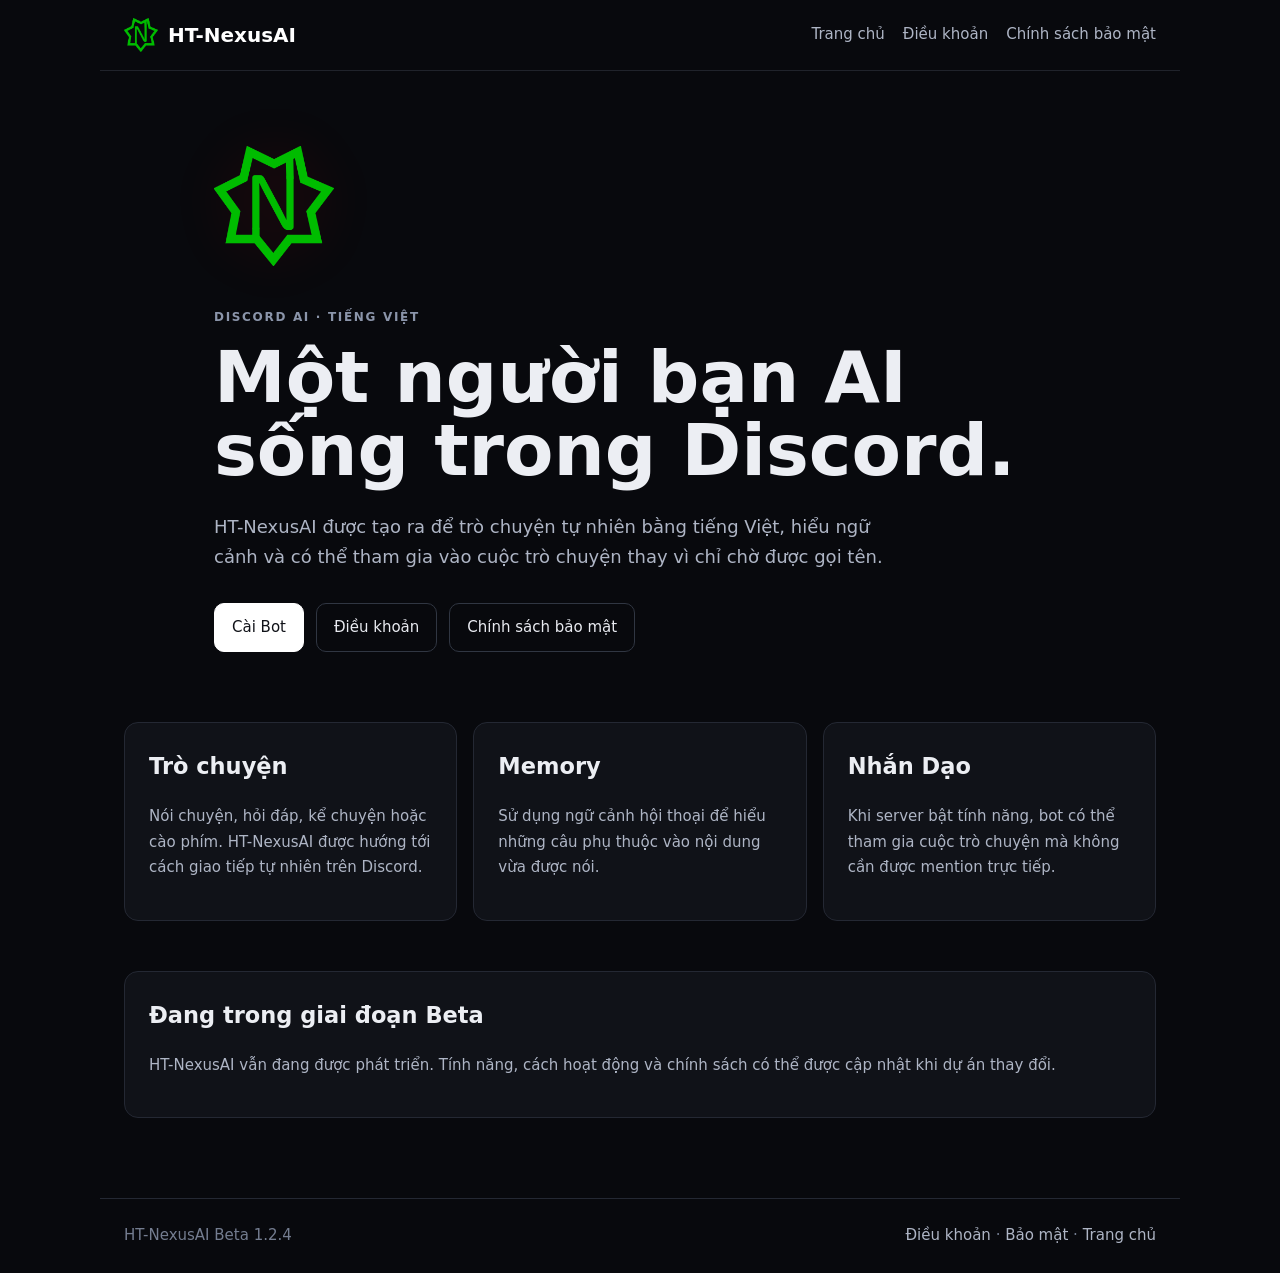
<file: index.html>
<!DOCTYPE html>
<html lang="vi">
<head>
  <meta charset="UTF-8">
  <meta name="viewport" content="width=device-width, initial-scale=1.0">
  <meta name="description" content="HT-NexusAI - Một người bạn AI nói tiếng Việt trên Discord.">
  <title>HT-NexusAI | AI tiếng Việt trên Discord</title>
  <link rel="stylesheet" href="assets/css/style.css">
  <link rel="icon" type="image/png" href="assets/images/logo.png">
</head>
<body>
  <header class="site-header">
    <a class="brand" href="index.html"><img src="assets/images/logo.png" alt="HT-NexusAI logo"><span>HT-NexusAI</span></a>
    <nav>
      <a href="index.html">Trang chủ</a>
      <a href="terms.html">Điều khoản</a>
      <a href="privacy.html">Chính sách bảo mật</a>
    </nav>
  </header>

  <main>
    <section class="hero">
      <img class="hero-logo" src="assets/images/logo.png" alt="HT-NexusAI logo">
      <p class="eyebrow">DISCORD AI · TIẾNG VIỆT</p>
      <h1>Một người bạn AI sống trong Discord.</h1>
      <p class="lead">HT-NexusAI được tạo ra để trò chuyện tự nhiên bằng tiếng Việt, hiểu ngữ cảnh và có thể tham gia vào cuộc trò chuyện thay vì chỉ chờ được gọi tên.</p>
      <div class="actions">
        <a class="button primary" href="https://discord.com/oauth2/authorize?client_id=1538724205028311070&permissions=8&response_type=code&redirect_uri=https%3A%2F%2Fht-nexusai.vercel.app%2Ffinish.html&integration_type=0&scope=bot+guilds+applications.commands" target="_blank" rel="noopener">Cài Bot</a>
        <a class="button" href="terms.html">Điều khoản</a>
        <a class="button" href="privacy.html">Chính sách bảo mật</a>
      </div>
    </section>

    <section class="grid">
      <article class="card"><h2>Trò chuyện</h2><p>Nói chuyện, hỏi đáp, kể chuyện hoặc cào phím. HT-NexusAI được hướng tới cách giao tiếp tự nhiên trên Discord.</p></article>
      <article class="card"><h2>Memory</h2><p>Sử dụng ngữ cảnh hội thoại để hiểu những câu phụ thuộc vào nội dung vừa được nói.</p></article>
      <article class="card"><h2>Nhắn Dạo</h2><p>Khi server bật tính năng, bot có thể tham gia cuộc trò chuyện mà không cần được mention trực tiếp.</p></article>
    </section>

    <section class="notice">
      <h2>Đang trong giai đoạn Beta</h2>
      <p>HT-NexusAI vẫn đang được phát triển. Tính năng, cách hoạt động và chính sách có thể được cập nhật khi dự án thay đổi.</p>
    </section>
  </main>

  <footer>
    <span>HT-NexusAI Beta 1.2.4</span>
    <span><a href="terms.html">Điều khoản</a> · <a href="privacy.html">Bảo mật</a> · <a href="index.html">Trang chủ</a></span>
  </footer>
  <script src="assets/js/main.js"></script>
</body>
</html>
</file>
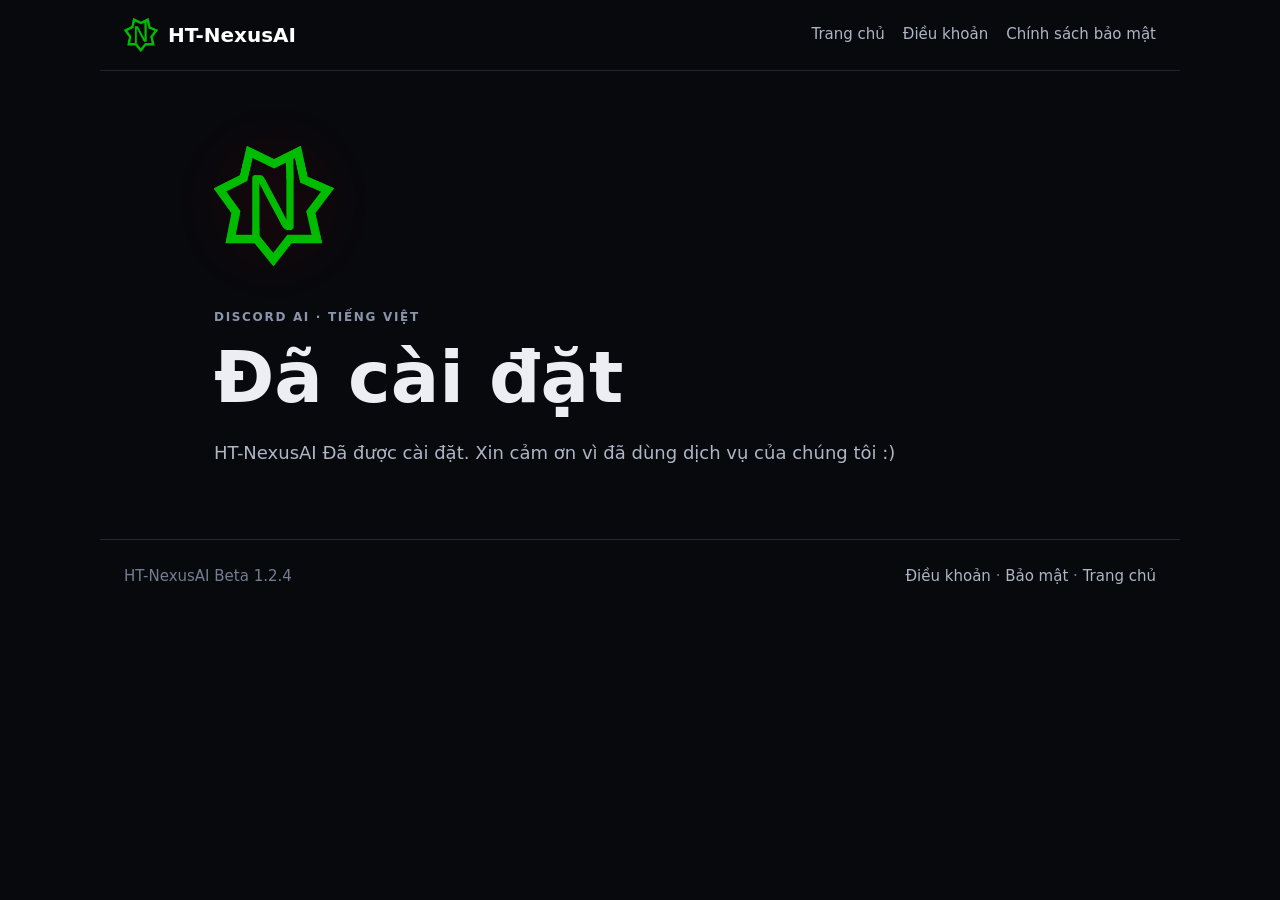
<file: finish.html>
<!DOCTYPE html>
<html lang="vi">
<head>
  <meta charset="UTF-8">
  <meta name="viewport" content="width=device-width, initial-scale=1.0">
  <meta name="description" content="HT-NexusAI - Một người bạn AI nói tiếng Việt trên Discord.">
  <title>Finish | HT-NexusAI</title>
  <link rel="stylesheet" href="assets/css/style.css">
  <link rel="icon" type="image/png" href="assets/images/logo.png">
</head>
<body>
  <header class="site-header">
    <a class="brand" href="index.html"><img src="assets/images/logo.png" alt="HT-NexusAI logo"><span>HT-NexusAI</span></a>
    <nav>
      <a href="index.html">Trang chủ</a>
      <a href="terms.html">Điều khoản</a>
      <a href="privacy.html">Chính sách bảo mật</a>
    </nav>
  </header>

  <main>
    <section class="hero">
      <img class="hero-logo" src="assets/images/logo.png" alt="HT-NexusAI logo">
      <p class="eyebrow">DISCORD AI · TIẾNG VIỆT</p>
      <h1>Đã cài đặt</h1>
      <p class="lead">HT-NexusAI Đã được cài đặt. Xin cảm ơn vì đã dùng dịch vụ của chúng tôi :)</p>
    </section>

  <footer>
    <span>HT-NexusAI Beta 1.2.4</span>
    <span><a href="terms.html">Điều khoản</a> · <a href="privacy.html">Bảo mật</a> · <a href="index.html">Trang chủ</a></span>
  </footer>
  <script src="assets/js/main.js"></script>
</body>
</html>
</file>
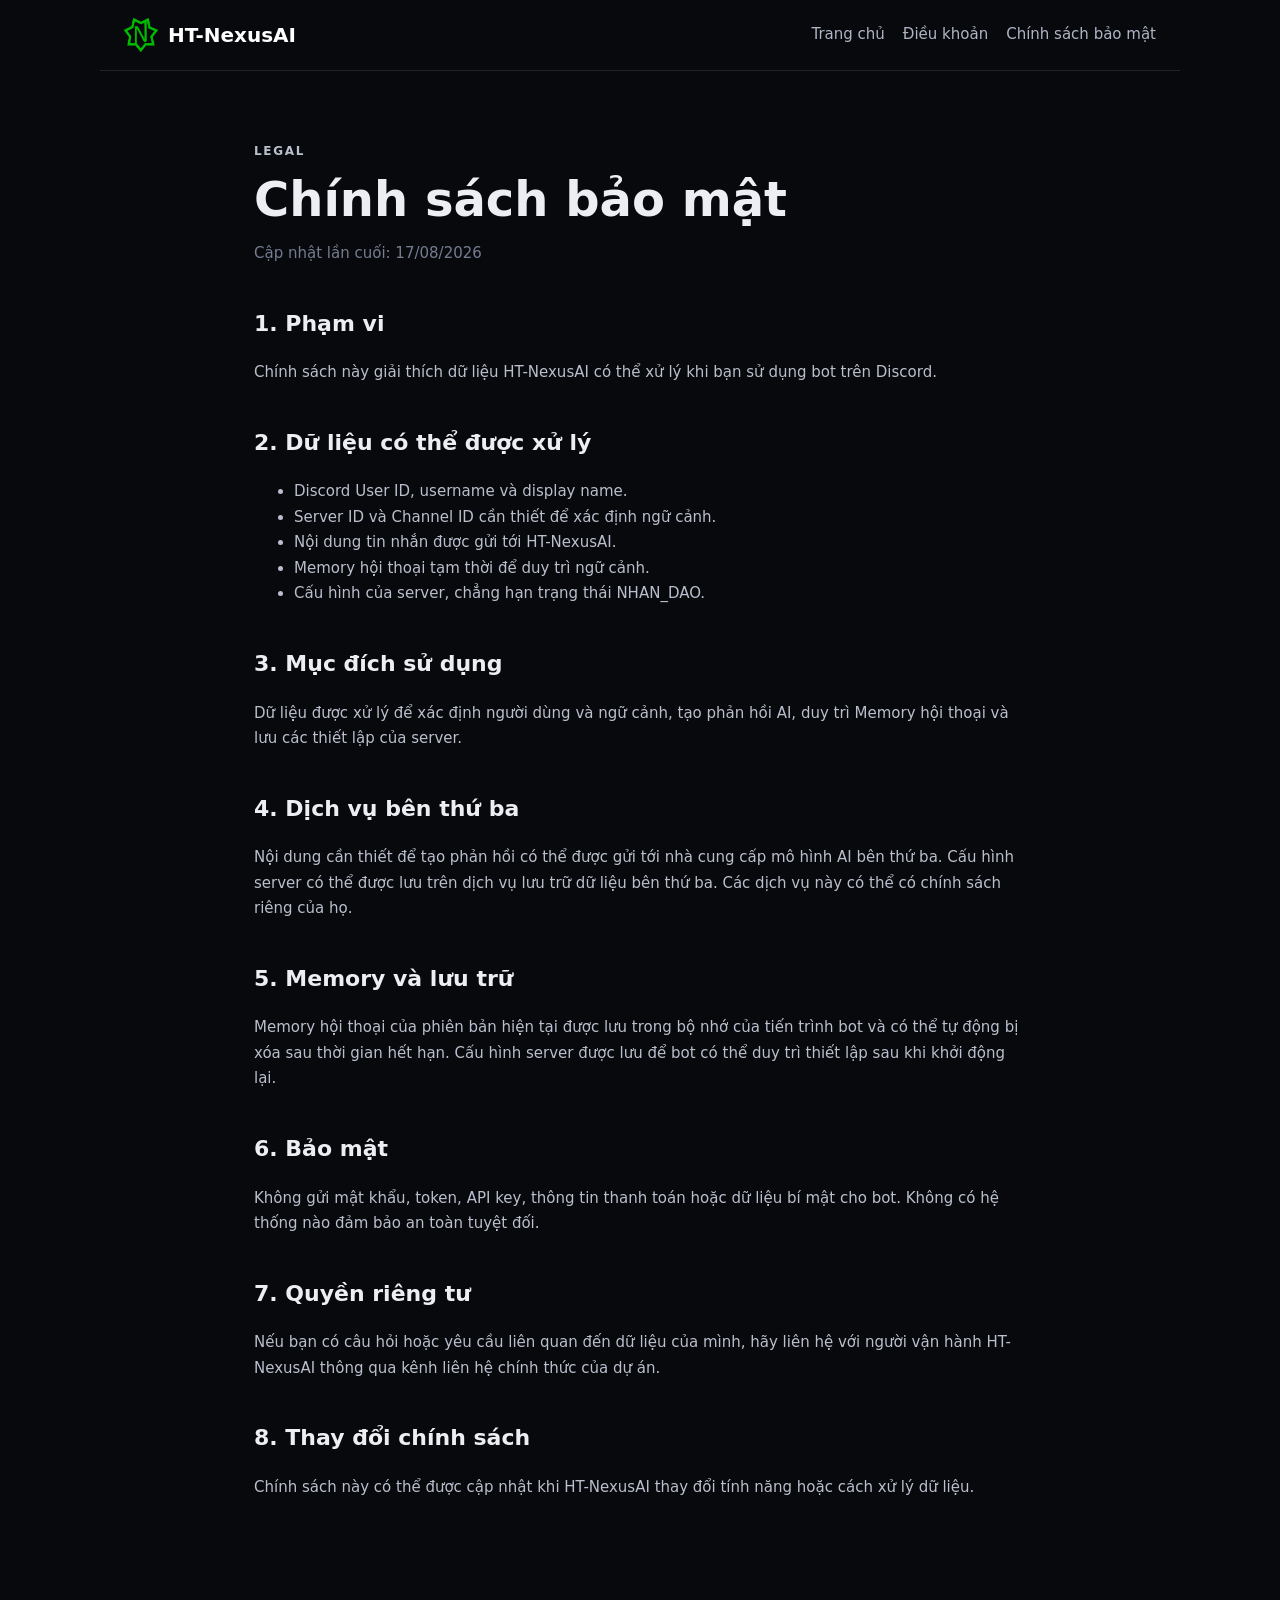
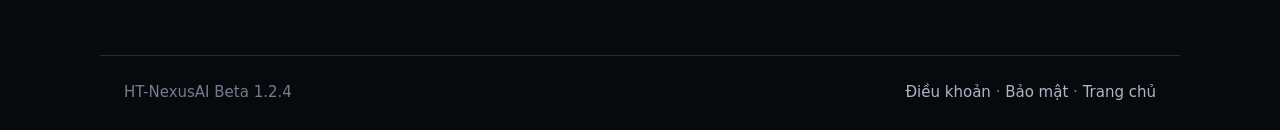
<file: privacy.html>
<!DOCTYPE html>
<html lang="vi">
<head>
  <meta charset="UTF-8">
  <meta name="viewport" content="width=device-width, initial-scale=1.0">
  <meta name="description" content="Chính sách bảo mật của HT-NexusAI.">
  <title>Chính sách bảo mật | HT-NexusAI</title>
  <link rel="stylesheet" href="assets/css/style.css">
  <link rel="icon" type="image/png" href="assets/images/logo.png">
</head>
<body>
  <header class="site-header">
    <a class="brand" href="index.html"><img src="assets/images/logo.png" alt="HT-NexusAI logo"><span>HT-NexusAI</span></a>
    <nav><a href="index.html">Trang chủ</a><a href="terms.html">Điều khoản</a><a href="privacy.html">Chính sách bảo mật</a></nav>
  </header>
  <main class="document">
    <p class="eyebrow">LEGAL</p>
    <h1>Chính sách bảo mật</h1>
    <p class="muted">Cập nhật lần cuối: 17/08/2026</p>

    <h2>1. Phạm vi</h2>
    <p>Chính sách này giải thích dữ liệu HT-NexusAI có thể xử lý khi bạn sử dụng bot trên Discord.</p>

    <h2>2. Dữ liệu có thể được xử lý</h2>
    <ul>
      <li>Discord User ID, username và display name.</li>
      <li>Server ID và Channel ID cần thiết để xác định ngữ cảnh.</li>
      <li>Nội dung tin nhắn được gửi tới HT-NexusAI.</li>
      <li>Memory hội thoại tạm thời để duy trì ngữ cảnh.</li>
      <li>Cấu hình của server, chẳng hạn trạng thái NHAN_DAO.</li>
    </ul>

    <h2>3. Mục đích sử dụng</h2>
    <p>Dữ liệu được xử lý để xác định người dùng và ngữ cảnh, tạo phản hồi AI, duy trì Memory hội thoại và lưu các thiết lập của server.</p>

    <h2>4. Dịch vụ bên thứ ba</h2>
    <p>Nội dung cần thiết để tạo phản hồi có thể được gửi tới nhà cung cấp mô hình AI bên thứ ba. Cấu hình server có thể được lưu trên dịch vụ lưu trữ dữ liệu bên thứ ba. Các dịch vụ này có thể có chính sách riêng của họ.</p>

    <h2>5. Memory và lưu trữ</h2>
    <p>Memory hội thoại của phiên bản hiện tại được lưu trong bộ nhớ của tiến trình bot và có thể tự động bị xóa sau thời gian hết hạn. Cấu hình server được lưu để bot có thể duy trì thiết lập sau khi khởi động lại.</p>

    <h2>6. Bảo mật</h2>
    <p>Không gửi mật khẩu, token, API key, thông tin thanh toán hoặc dữ liệu bí mật cho bot. Không có hệ thống nào đảm bảo an toàn tuyệt đối.</p>

    <h2>7. Quyền riêng tư</h2>
    <p>Nếu bạn có câu hỏi hoặc yêu cầu liên quan đến dữ liệu của mình, hãy liên hệ với người vận hành HT-NexusAI thông qua kênh liên hệ chính thức của dự án.</p>

    <h2>8. Thay đổi chính sách</h2>
    <p>Chính sách này có thể được cập nhật khi HT-NexusAI thay đổi tính năng hoặc cách xử lý dữ liệu.</p>
  </main>
    <footer>
    <span>HT-NexusAI Beta 1.2.4</span>
    <span><a href="terms.html">Điều khoản</a> · <a href="privacy.html">Bảo mật</a> · <a href="index.html">Trang chủ</a></span>
  </footer>
</body>
</html>
</file>
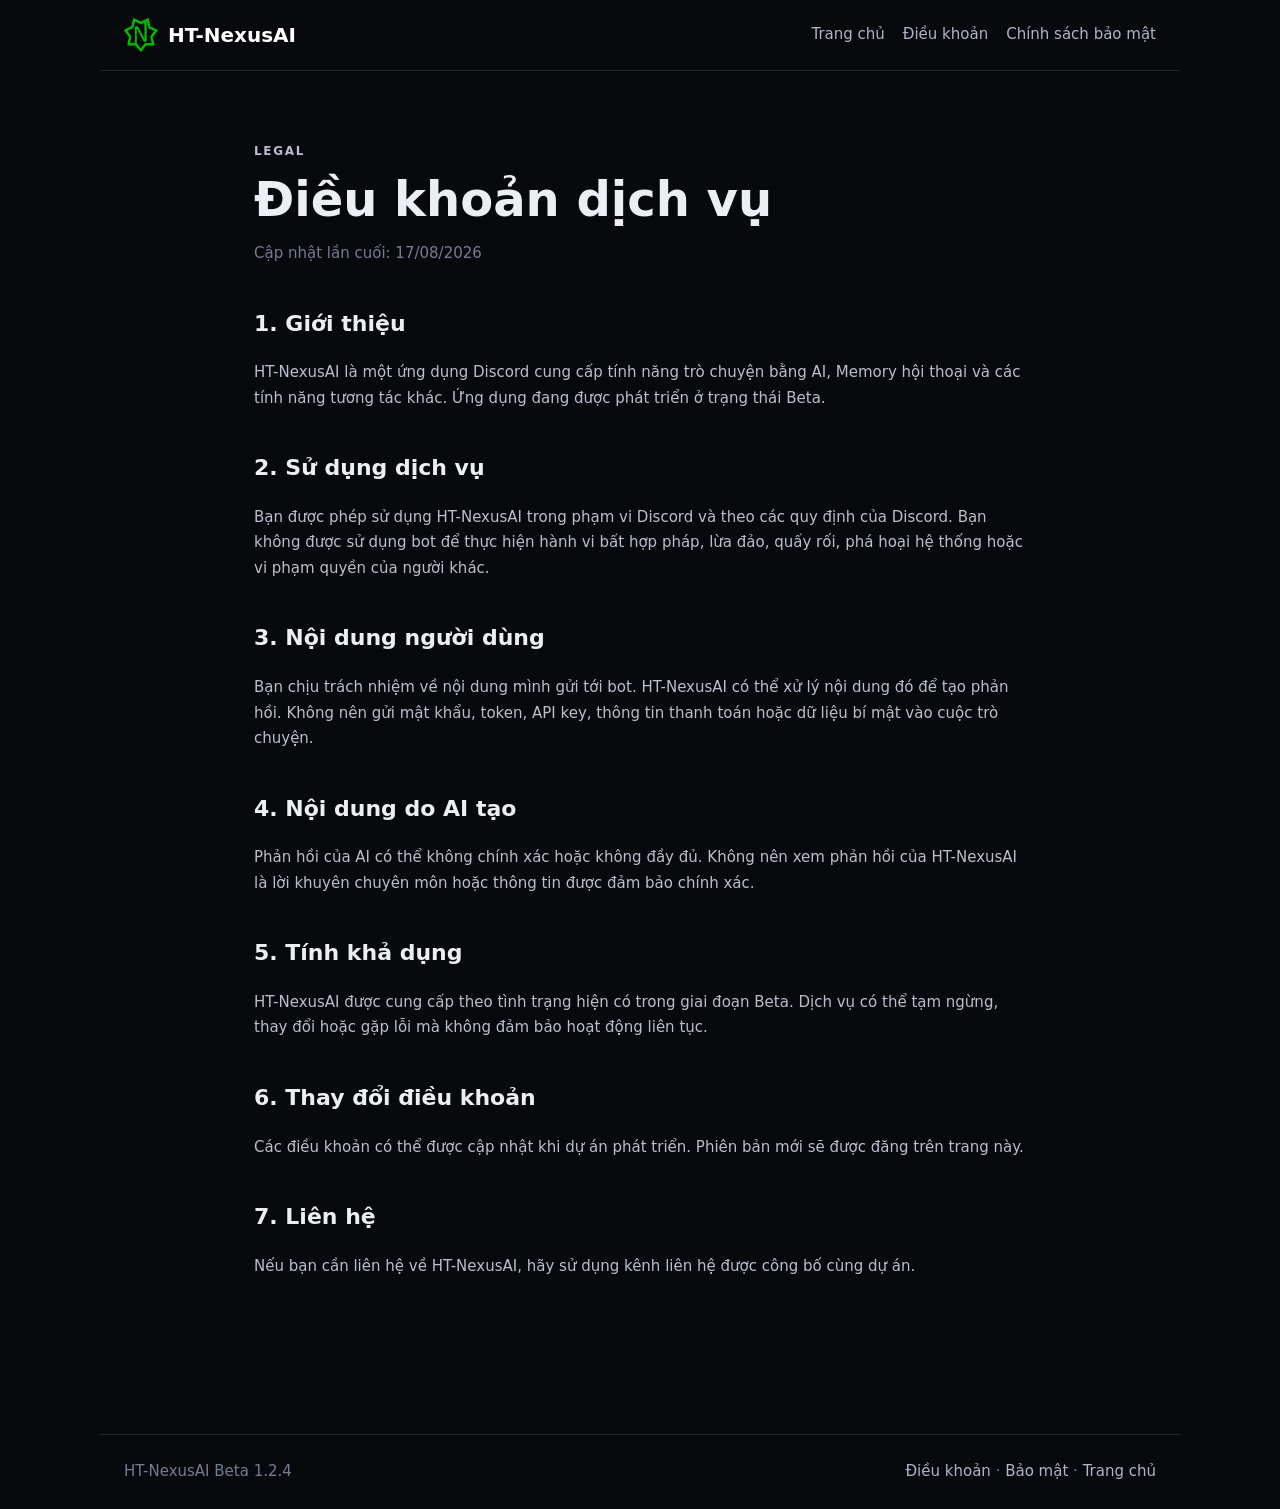
<file: terms.html>
<!DOCTYPE html>
<html lang="vi">
<head>
  <meta charset="UTF-8">
  <meta name="viewport" content="width=device-width, initial-scale=1.0">
  <meta name="description" content="Điều khoản dịch vụ của HT-NexusAI.">
  <title>Điều khoản dịch vụ | HT-NexusAI</title>
  <link rel="stylesheet" href="assets/css/style.css">
  <link rel="icon" type="image/png" href="assets/images/logo.png">
</head>
<body>
  <header class="site-header">
    <a class="brand" href="index.html"><img src="assets/images/logo.png" alt="HT-NexusAI logo"><span>HT-NexusAI</span></a>
    <nav><a href="index.html">Trang chủ</a><a href="terms.html">Điều khoản</a><a href="privacy.html">Chính sách bảo mật</a></nav>
  </header>
  <main class="document">
    <p class="eyebrow">LEGAL</p>
    <h1>Điều khoản dịch vụ</h1>
    <p class="muted">Cập nhật lần cuối: 17/08/2026</p>

    <h2>1. Giới thiệu</h2>
    <p>HT-NexusAI là một ứng dụng Discord cung cấp tính năng trò chuyện bằng AI, Memory hội thoại và các tính năng tương tác khác. Ứng dụng đang được phát triển ở trạng thái Beta.</p>

    <h2>2. Sử dụng dịch vụ</h2>
    <p>Bạn được phép sử dụng HT-NexusAI trong phạm vi Discord và theo các quy định của Discord. Bạn không được sử dụng bot để thực hiện hành vi bất hợp pháp, lừa đảo, quấy rối, phá hoại hệ thống hoặc vi phạm quyền của người khác.</p>

    <h2>3. Nội dung người dùng</h2>
    <p>Bạn chịu trách nhiệm về nội dung mình gửi tới bot. HT-NexusAI có thể xử lý nội dung đó để tạo phản hồi. Không nên gửi mật khẩu, token, API key, thông tin thanh toán hoặc dữ liệu bí mật vào cuộc trò chuyện.</p>

    <h2>4. Nội dung do AI tạo</h2>
    <p>Phản hồi của AI có thể không chính xác hoặc không đầy đủ. Không nên xem phản hồi của HT-NexusAI là lời khuyên chuyên môn hoặc thông tin được đảm bảo chính xác.</p>

    <h2>5. Tính khả dụng</h2>
    <p>HT-NexusAI được cung cấp theo tình trạng hiện có trong giai đoạn Beta. Dịch vụ có thể tạm ngừng, thay đổi hoặc gặp lỗi mà không đảm bảo hoạt động liên tục.</p>

    <h2>6. Thay đổi điều khoản</h2>
    <p>Các điều khoản có thể được cập nhật khi dự án phát triển. Phiên bản mới sẽ được đăng trên trang này.</p>

    <h2>7. Liên hệ</h2>
    <p>Nếu bạn cần liên hệ về HT-NexusAI, hãy sử dụng kênh liên hệ được công bố cùng dự án.</p>
  </main>
  <footer>
    <span>HT-NexusAI Beta 1.2.4</span>
    <span><a href="terms.html">Điều khoản</a> · <a href="privacy.html">Bảo mật</a> · <a href="index.html">Trang chủ</a></span>
  </footer>
</body>
</html>
</file>
<file: assets/css/style.css>
*{box-sizing:border-box}
html{scroll-behavior:smooth}
body{margin:0;background:#08090d;color:#eceef3;font:15px/1.7 system-ui,-apple-system,BlinkMacSystemFont,"Segoe UI",sans-serif}
a{transition:.18s ease}
.site-header{max-width:1080px;margin:auto;padding:18px 24px;display:flex;align-items:center;justify-content:space-between;gap:20px;border-bottom:1px solid #20232b}
.brand{display:flex;align-items:center;gap:10px;color:#fff;text-decoration:none;font-weight:800;font-size:20px}
.brand img{width:34px;height:34px;object-fit:contain}
.site-header nav{display:flex;gap:18px;flex-wrap:wrap}
.site-header nav a,footer a{color:#aeb5c5;text-decoration:none}
.site-header nav a:hover,footer a:hover{color:#fff}
.hero{max-width:900px;margin:75px auto 70px;padding:0 24px}
.hero-logo{width:120px;height:120px;object-fit:contain;margin-bottom:20px;filter:drop-shadow(0 0 24px rgba(255,0,0,.12))}
.eyebrow{color:#8b95aa;font-size:12px;letter-spacing:.14em;font-weight:800}
.hero h1{font-size:clamp(40px,7vw,72px);line-height:1.02;max-width:850px;margin:14px 0 24px}
.lead{max-width:700px;color:#aeb5c5;font-size:18px}
.actions{display:flex;gap:12px;flex-wrap:wrap;margin-top:30px}
.button{display:inline-block;padding:11px 17px;border:1px solid #303642;border-radius:10px;color:#e8eaf0;text-decoration:none}
.button:hover{transform:translateY(-1px);border-color:#555d6d}
.button.primary{background:#fff;color:#101218;border-color:#fff}
.grid{max-width:1080px;margin:0 auto 50px;padding:0 24px;display:grid;grid-template-columns:repeat(3,1fr);gap:16px}
.card,.notice{border:1px solid #242833;background:#101218;border-radius:14px;padding:24px}
.card h2,.notice h2{margin-top:0}
.card p,.notice p{color:#aeb5c5}
.notice{max-width:1032px;margin:0 auto 80px}
.document{max-width:820px;margin:70px auto;padding:0 24px 70px}
.document h1{font-size:48px;line-height:1.1;margin:12px 0}
.document h2{margin-top:38px;font-size:22px}
.document p,.document li{color:#b9bfcc}
.muted{color:#747d90!important}
footer{max-width:1080px;margin:auto;padding:24px;border-top:1px solid #242833;display:flex;justify-content:space-between;gap:20px;color:#747d90}
@media(max-width:700px){
  .site-header{align-items:flex-start;flex-direction:column}
  .grid{grid-template-columns:1fr}
  .hero{margin-top:55px}
  .hero-logo{width:90px;height:90px}
  .document h1{font-size:38px}
  footer{flex-direction:column}
}
</file>
